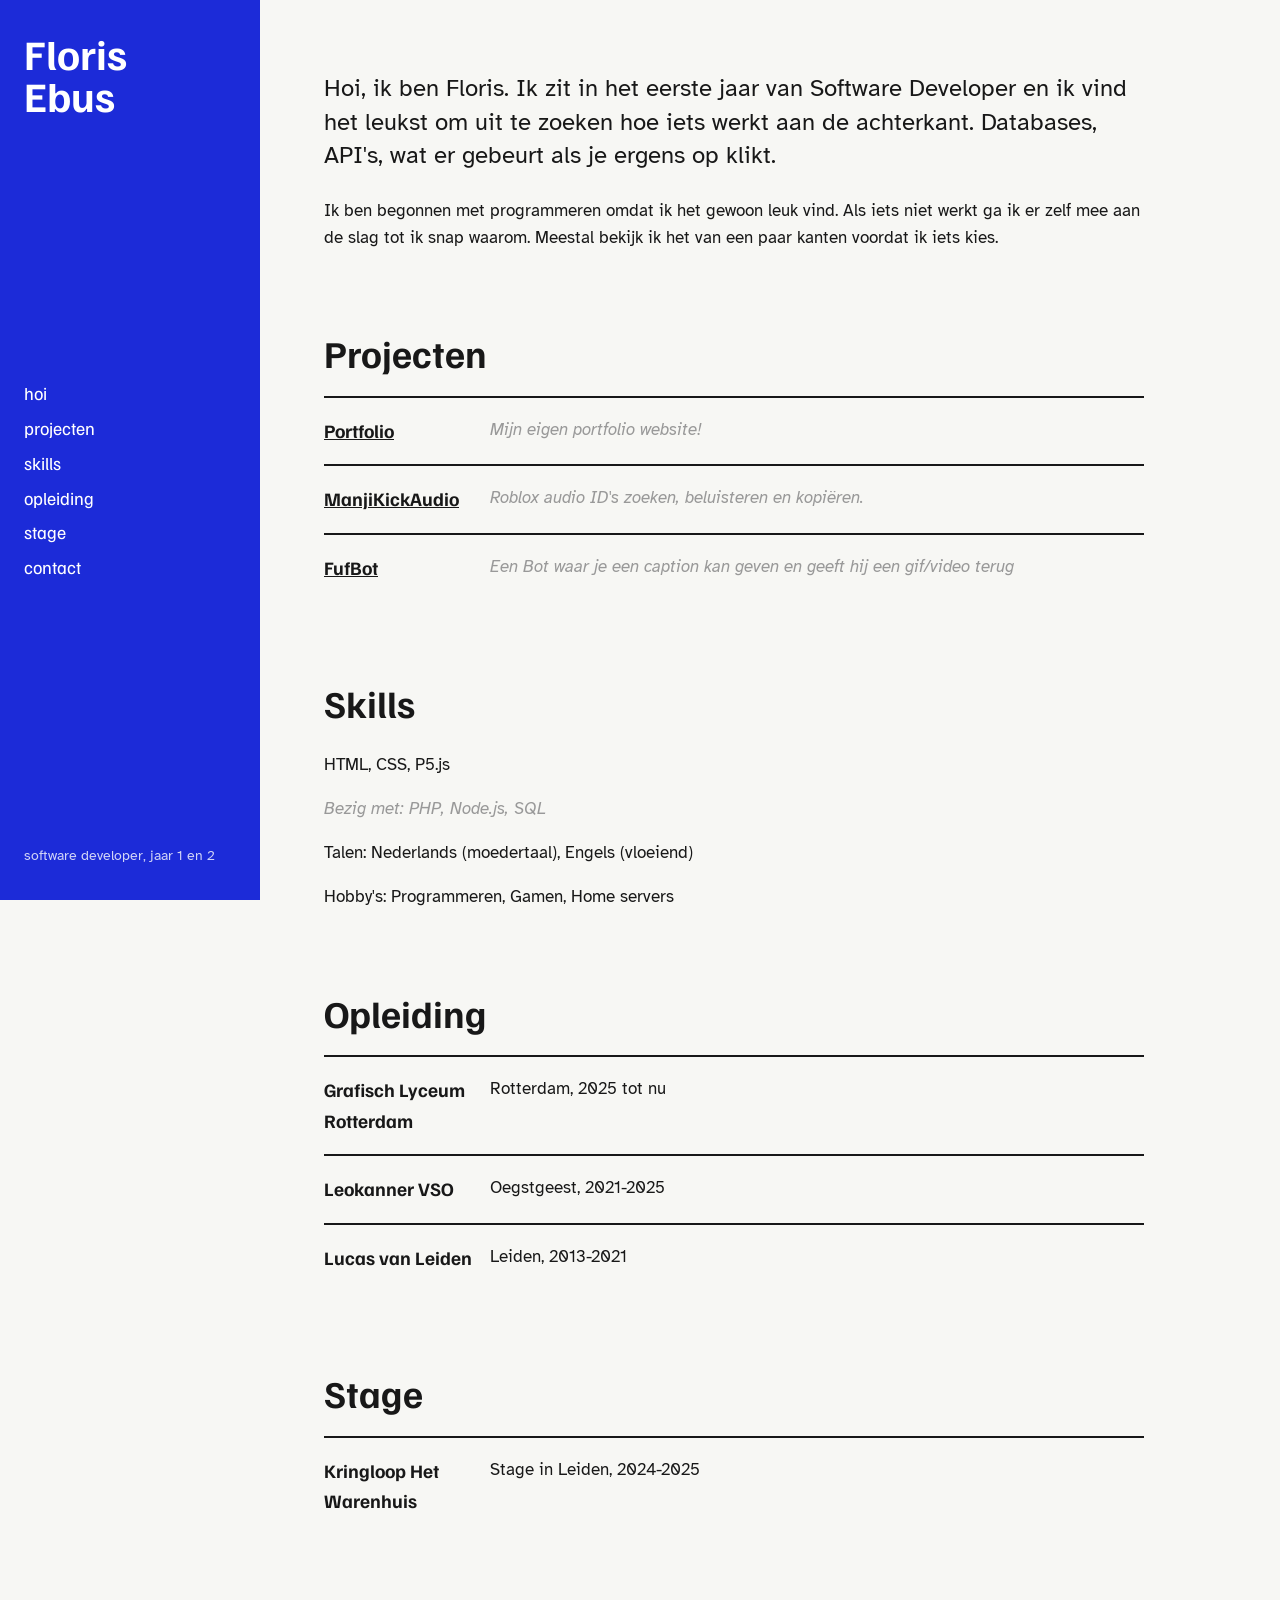
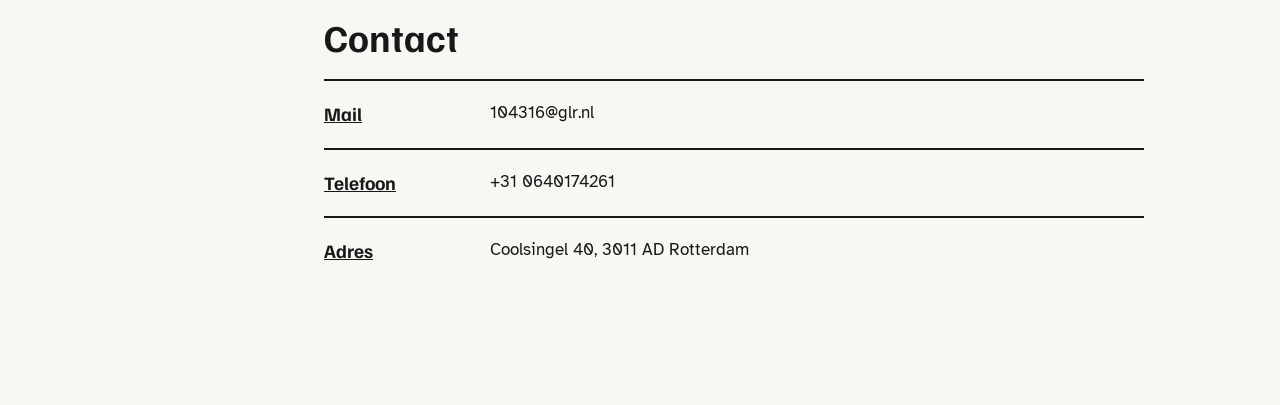
<file: index.html>
<!DOCTYPE html>
<html lang="nl">

<head>
    <meta charset="utf-8">
    <meta name="viewport" content="width=device-width, initial-scale=1">
    <title>Floris Ebus</title>

    <link rel="stylesheet" href="https://fonts.googleapis.com/css2?family=Familjen+Grotesk:wght@500;700&family=Atkinson+Hyperlegible:wght@400;700&display=swap">
    <link rel="stylesheet" href="./css/style.css">
</head>

<body>

    <aside>
        <h1>Floris<br>Ebus</h1>

        <nav>
            <a href="#hoi">hoi</a>
            <a href="#projecten">projecten</a>
            <a href="#skills">skills</a>
            <a href="#opleiding">opleiding</a>
            <a href="#stage">stage</a>
            <a href="#contact">contact</a>
        </nav>

        <small>software developer, jaar 1 en 2</small>
    </aside>

    <main>
        <section id="hoi">
            <p class="intro">
                Hoi, ik ben Floris. Ik zit in het eerste jaar van Software Developer en ik vind het leukst om uit te zoeken hoe iets werkt aan de achterkant. Databases, API's, wat er gebeurt als je ergens op klikt.
            </p>
            <p>
                Ik ben begonnen met programmeren omdat ik het gewoon leuk vind. Als iets niet werkt ga ik er zelf mee aan de slag tot ik snap waarom. Meestal bekijk ik het van een paar kanten voordat ik iets kies.
            </p>
        </section>

        <section id="projecten">
            <h2>Projecten</h2>

            <div id="projecten-lijst"></div>
        </section>

        <section id="skills">
            <h2>Skills</h2>
            <p id="skills-kan"></p>
            <p id="skills-leert" class="mute"></p>
            <p id="skills-talen"></p>
            <p id="skills-hobbys"></p>
        </section>

        <section id="opleiding">
            <h2>Opleiding</h2>
            <div id="opleiding-lijst"></div>
        </section>
        <section id="stage">
            <h2>Stage</h2>
            <div id="stage-lijst"></div>
        </section>

        <section id="contact">
            <h2>Contact</h2>
            <div id="contact-lijst"></div>
        </section>

    </main>

    <script src="./js/data.js"></script>
    <script src="./js/main.js"></script>

</body>

</html>
</file>
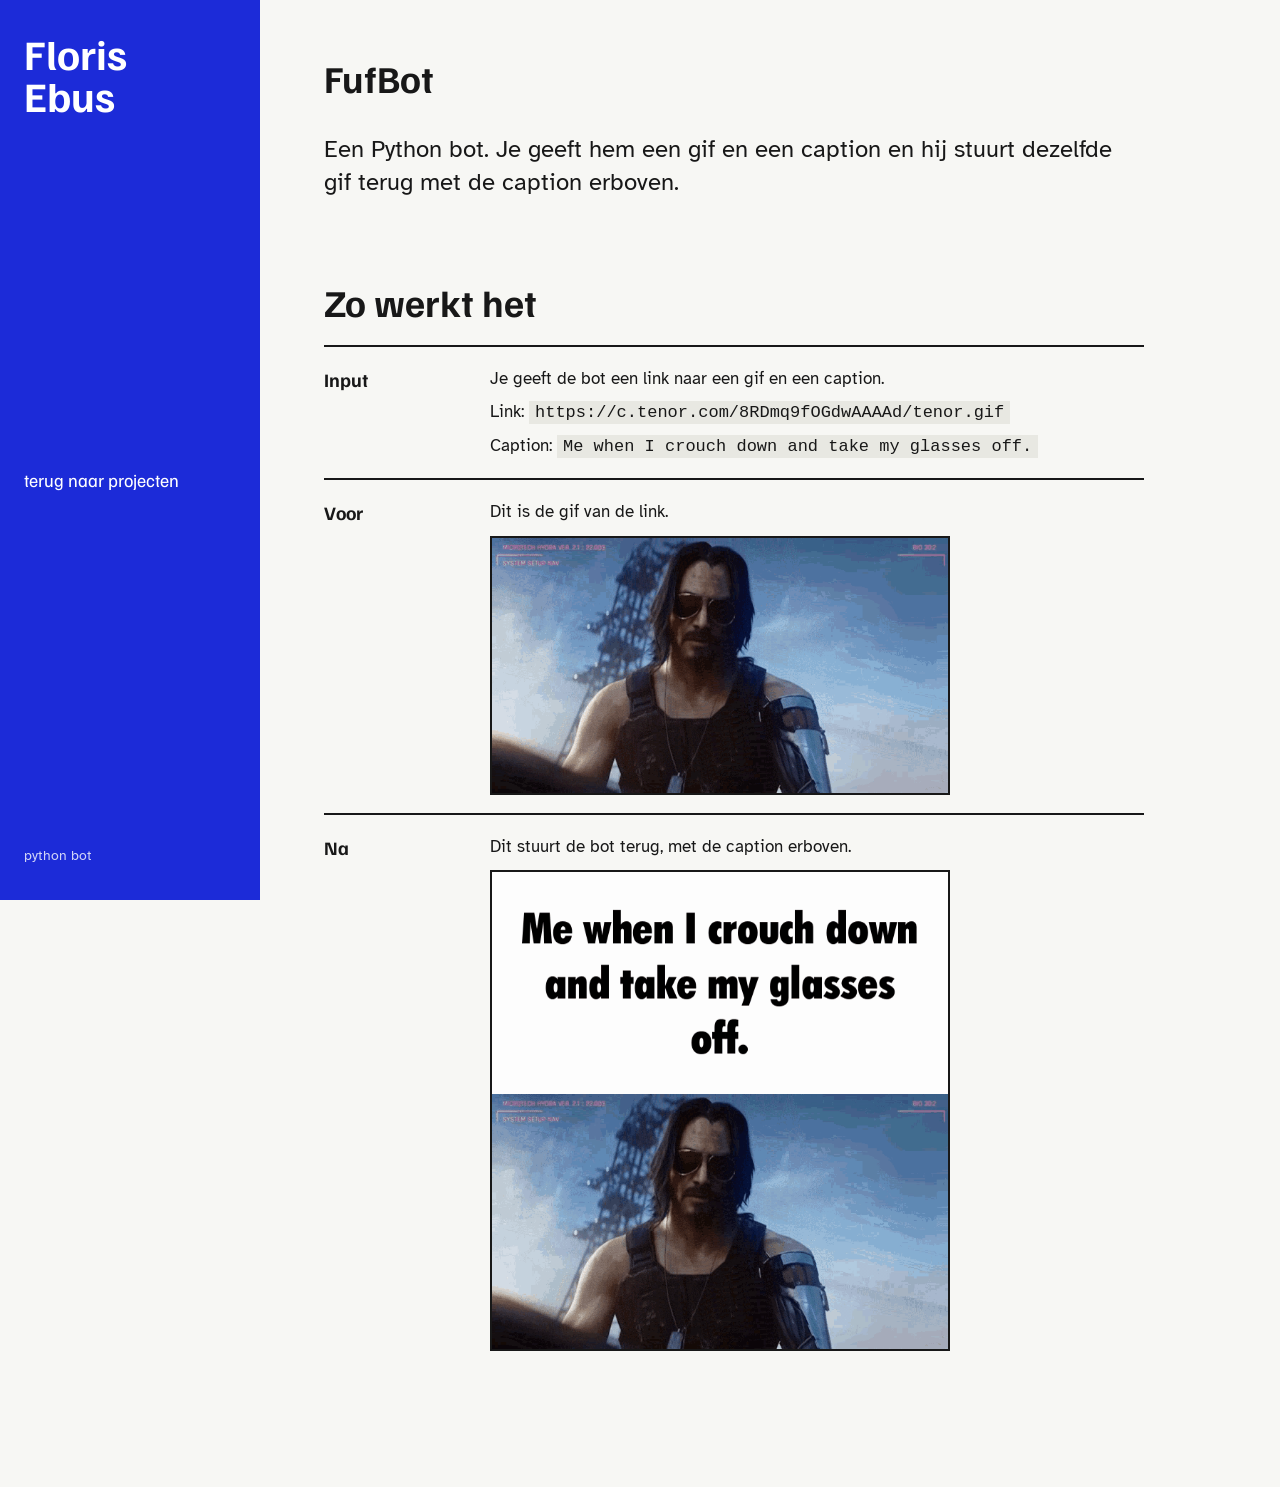
<file: Fufbot/Index.html>
<!DOCTYPE html>
<html lang="nl">

<head>
    <meta charset="utf-8">
    <meta name="viewport" content="width=device-width, initial-scale=1">
    <title>FufBot - Floris Ebus</title>

    <link rel="stylesheet" href="https://fonts.googleapis.com/css2?family=Familjen+Grotesk:wght@500;700&family=Atkinson+Hyperlegible:wght@400;700&display=swap">
    <link rel="stylesheet" href="../css/style.css">
</head>

<body>

    <aside>
        <h1>Floris<br>Ebus</h1>

        <nav>
            <a href="../index.html#projecten">terug naar projecten</a>
        </nav>

        <small>python bot</small>
    </aside>

    <main>

        <section>
            <h2>FufBot</h2>
            <p class="intro">
                Een Python bot. Je geeft hem een gif en een caption en hij stuurt dezelfde gif terug met de caption erboven.
            </p>
        </section>

        <section>
            <h2>Zo werkt het</h2>

            <div class="row">
                <h3>Input</h3>
                <div>
                    <p>Je geeft de bot een link naar een gif en een caption.</p>
                    <p>Link: <code>https://c.tenor.com/8RDmq9fOGdwAAAAd/tenor.gif</code></p>
                    <p>Caption: <code>Me when I crouch down and take my glasses off.</code></p>
                </div>
            </div>

            <div class="row">
                <h3>Voor</h3>
                <div>
                    <p>Dit is de gif van de link.</p>
                    <img src="./images/before.gif" alt="De gif zonder caption">
                </div>
            </div>

            <div class="row">
                <h3>Na</h3>
                <div>
                    <p>Dit stuurt de bot terug, met de caption erboven.</p>
                    <img src="./images/after.gif" alt="Dezelfde gif met de caption Me when I crouch down and take my glasses off">
                </div>
            </div>
        </section>

    </main>

</body>

</html>
</file>
<file: css/style.css>
body {
    margin: 0;
    background-color: #f7f7f4;
    color: #181818;
    font-family: "Atkinson Hyperlegible", Arial, sans-serif;
    font-size: 17px;
    line-height: 1.6;
    display: grid;
    grid-template-columns: 260px 1fr;
}

h1, h2, h3, nav {
    font-family: "Familjen Grotesk", Arial, sans-serif;
}

a {
    color: #181818;
}


/* zijbalk */

aside {
    background-color: #1c2bd8;
    color: white;
    padding: 32px 24px;
    position: sticky;
    top: 0;
    height: 100vh;
    box-sizing: border-box;
    display: flex;
    flex-direction: column;
    justify-content: space-between;
}

aside h1 {
    font-size: 42px;
    line-height: 1;
    margin: 0;
}

nav {
    display: flex;
    flex-direction: column;
    gap: 6px;
    font-size: 18px;
}
nav a {
    color: white;
    text-decoration: none;
}
nav a:hover { text-decoration: underline; }

aside small {
    opacity: 0.8;
}



main {
    padding: 48px 64px;
    max-width: 820px;
}

section {
    margin-bottom: 72px;
}

h2 {
    font-size: 38px;
    margin: 0 0 12px 0;
}

.intro {
    font-size: 24px;
    line-height: 1.4;
}

.mute {
    color: #999;
    font-style: italic;
}


/* rijen */
.row {
    border-top: 2px solid #181818;
    padding: 18px 0;
    display: grid;
    grid-template-columns: 150px 1fr;
    gap: 16px;
}

.row h3 {
    margin: 0;
    font-size: 19px;
}
.row p { margin: 0; }


/* mobiel */
@media (max-width: 760px) {

    body {
        grid-template-columns: 1fr;
    }

    aside {
        position: static;
        height: auto;
        gap: 24px;
    }

    nav {
        flex-direction: row;
        flex-wrap: wrap;
        gap: 16px;
    }

    main {
        padding: 32px 20px;
    }

    .row {
        grid-template-columns: 1fr;
        gap: 4px;
    }
}


/* fufbot pagina */
.row p + p { margin-top: 6px; }

.row img {
    display: block;
    width: 100%;
    max-width: 460px;
    margin-top: 10px;
    border: 2px solid #181818;
    box-sizing: border-box;
}

code {
    background-color: #e8e8e2;
    padding: 2px 6px;
    word-break: break-all;
}
</file>
